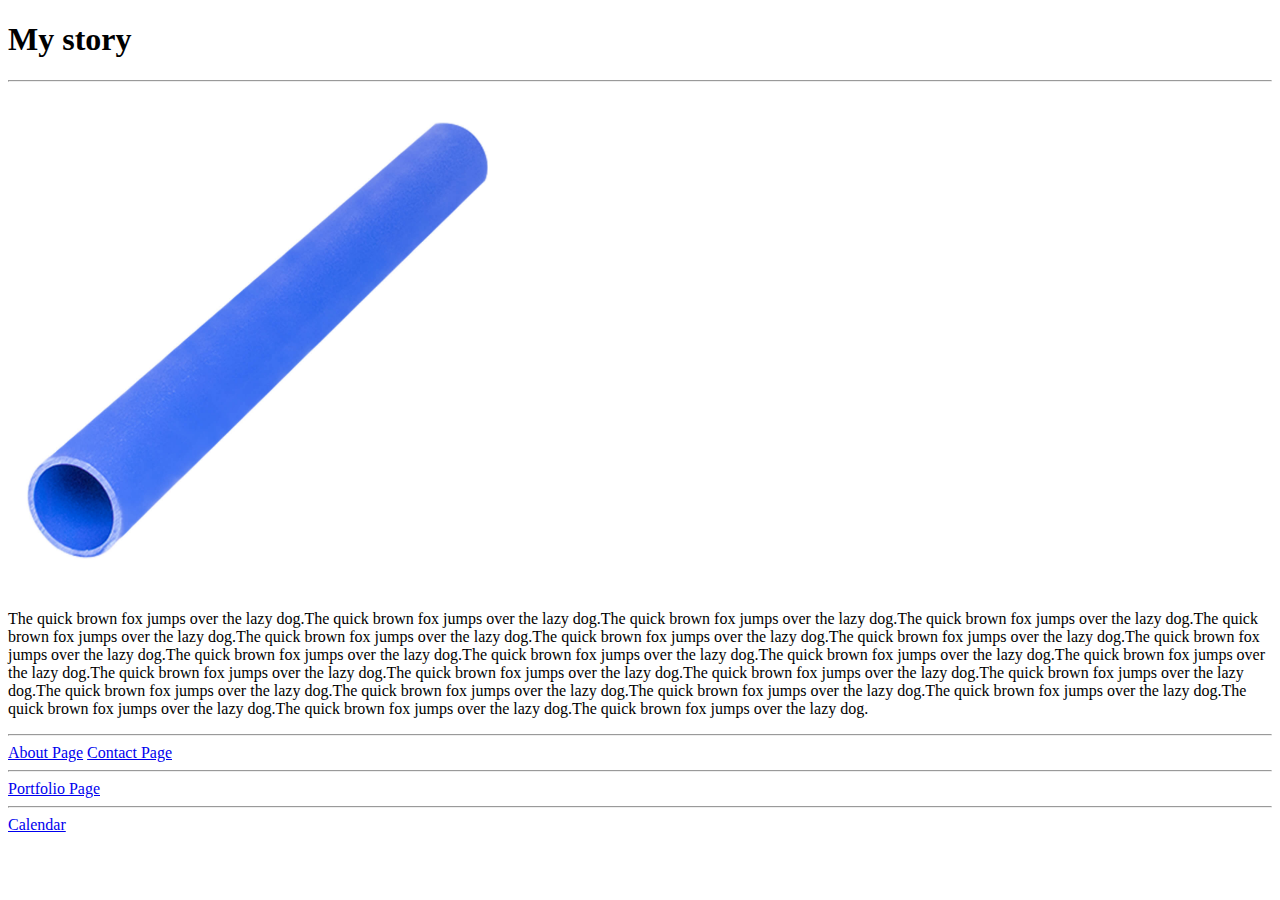
<file: index.html>
<!DOCTYPE html>
<html lang="en">
<head>
    <meta charset="UTF-8">
    <meta name="viewport" content="width=device-width, initial-scale=1.0">
    <title>My first Web Page</title>
</head>
<body>
    <h1>My story</h1>
    <hr/>
    <img src="images/pipe.jpg" width="500px"/>
        <p>The quick brown fox jumps over the lazy dog.The quick brown fox jumps over the lazy dog.The quick brown fox jumps over the lazy dog.The quick brown fox jumps over the lazy dog.The quick brown fox jumps over the lazy dog.The quick brown fox jumps over the lazy dog.The quick brown fox jumps over the lazy dog.The quick brown fox jumps over the lazy dog.The quick brown fox jumps over the lazy dog.The quick brown fox jumps over the lazy dog.The quick brown fox jumps over the lazy dog.The quick brown fox jumps over the lazy dog.The quick brown fox jumps over the lazy dog.The quick brown fox jumps over the lazy dog.The quick brown fox jumps over the lazy dog.The quick brown fox jumps over the lazy dog.The quick brown fox jumps over the lazy dog.The quick brown fox jumps over the lazy dog.The quick brown fox jumps over the lazy dog.The quick brown fox jumps over the lazy dog.The quick brown fox jumps over the lazy dog.The quick brown fox jumps over the lazy dog.The quick brown fox jumps over the lazy dog.The quick brown fox jumps over the lazy dog.</p>
    <hr/>
    <a href="about.html">About Page</a>
    <a href="contact.html">Contact Page</a>
    <hr/>
    <a href="pages/portfolio.html">Portfolio Page</a>
    <hr/>
    <a href="Calendar/birthmonth.html">Calendar</a>
</body>
</html>
</file>
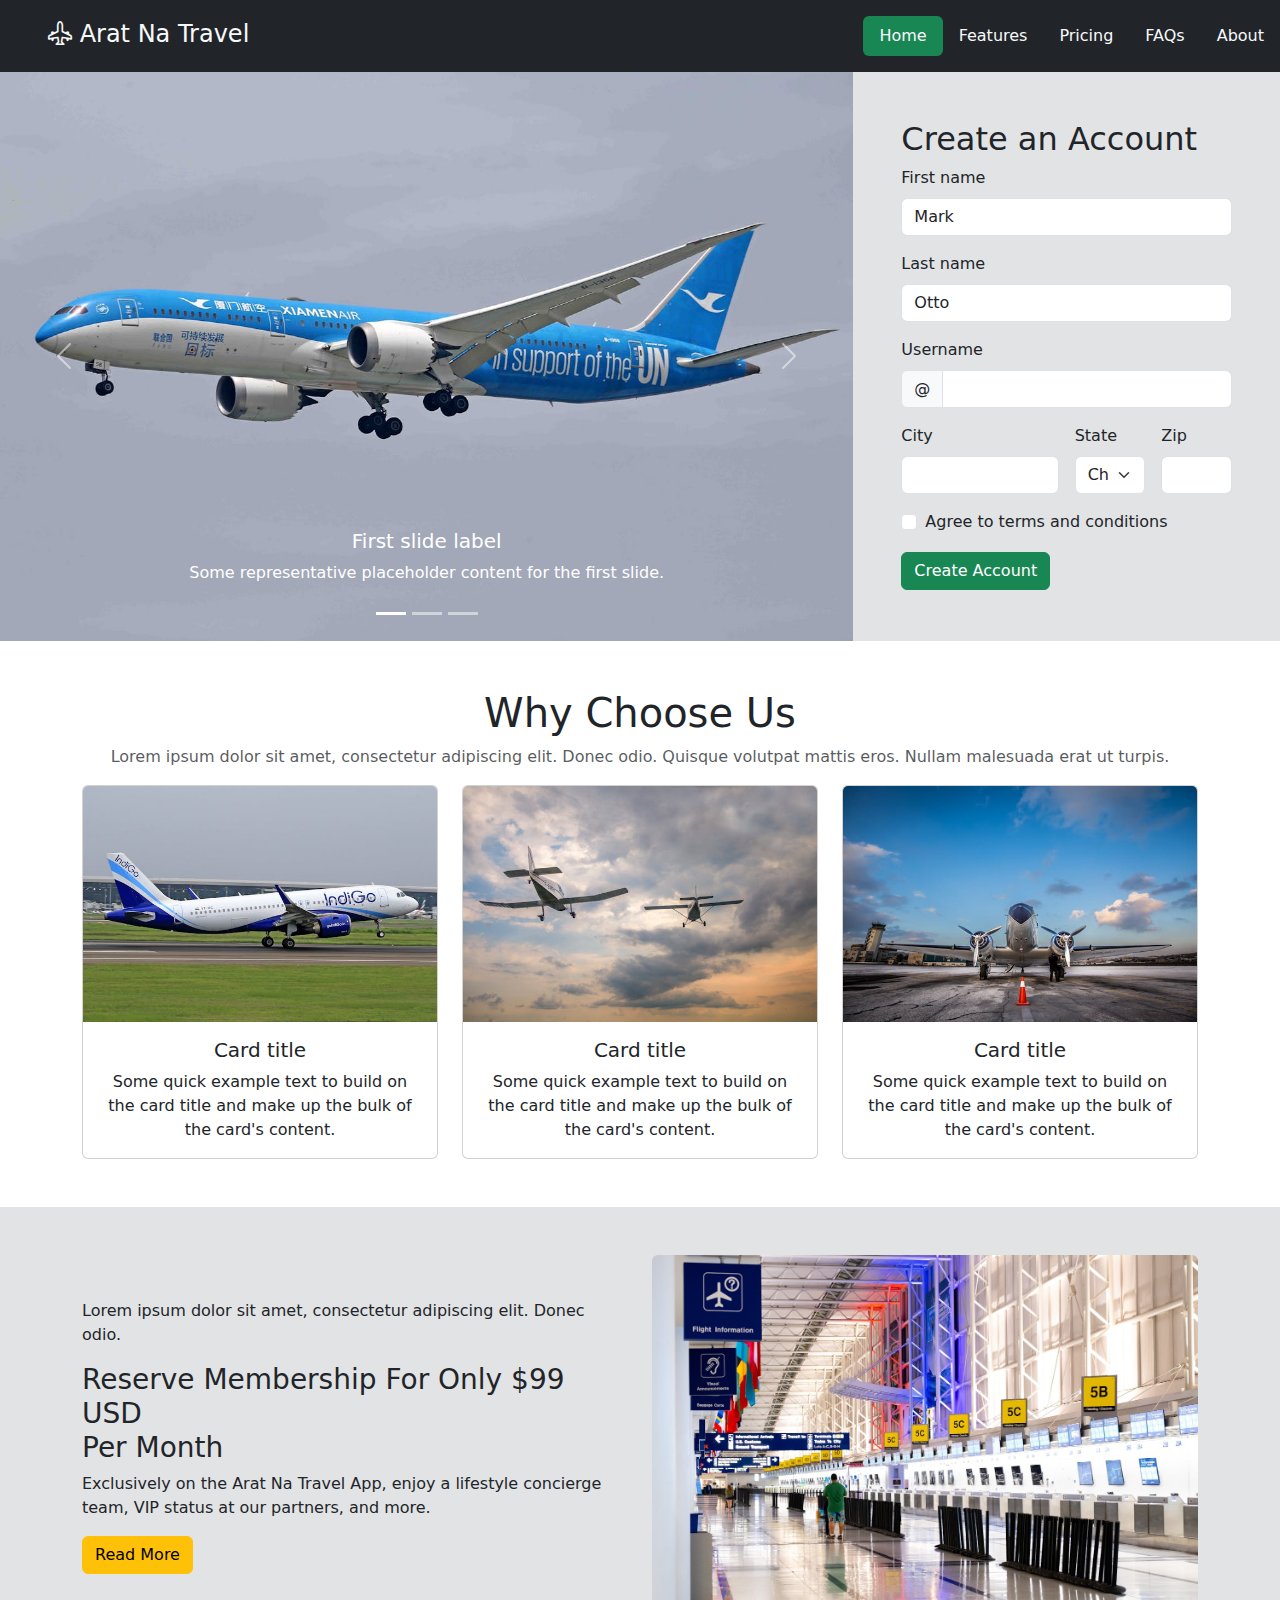
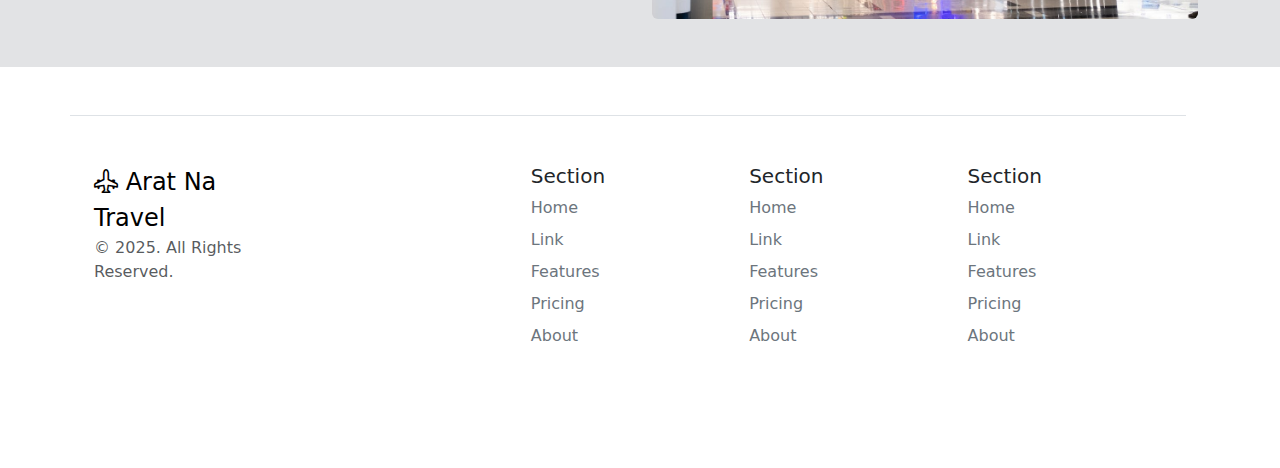
<file: sysfund-prelim-lab/index.html>
<!doctype html>
<html lang="en">
  <head>
    <meta charset="utf-8">
    <meta name="viewport" content="width=device-width, initial-scale=1">
    <title>Bootstrap demo</title>
    <link href="https://cdn.jsdelivr.net/npm/bootstrap@5.3.3/dist/css/bootstrap.min.css" rel="stylesheet" integrity="sha384-QWTKZyjpPEjISv5WaRU9OFeRpok6YctnYmDr5pNlyT2bRjXh0JMhjY6hW+ALEwIH" crossorigin="anonymous">
    <link rel="stylesheet" href="https://cdn.jsdelivr.net/npm/bootstrap-icons@1.11.3/font/bootstrap-icons.min.css">
  </head>
  <body>

  <section class="bg-dark">
      <div>
          <div class="d-flex justify-content-between py-3">
          <a href="#" class="link-light text-decoration-none fs-4 ps-5">
              <i class="bi bi-airplane-engines"></i> Arat Na Travel
          </a>
          <ul class="nav nav-pills">
              <li class="nav-item">
                  <a class="rounded nav-link link-light active text-bg-success" aria-current="page" href="#">Home</a>
                </li>
                <li class="nav-item">
                  <a class="nav-link link-light" href="#">Features</a>
                </li>
                <li class="nav-item">
                  <a class="nav-link link-light" href="#">Pricing</a>
              </li>
              <li class="nav-item">
                <a class="nav-link link-light" href="#">FAQs</a>
                </li>
              </li>
              <li class="nav-item">
                <a class="nav-link link-light" href="#">About</a>
              </li>
            </ul>
      </div>
  </section>
  
  <section class="container-fluid p-0">
    <div class="row g-0">
        <div class="col-8">
          <div id="carouselExampleCaptions" class="carousel slide">
            <div class="carousel-indicators">
              <button type="button" data-bs-target="#carouselExampleCaptions" data-bs-slide-to="0" class="active" aria-current="true" aria-label="Slide 1"></button>
              <button type="button" data-bs-target="#carouselExampleCaptions" data-bs-slide-to="1" aria-label="Slide 2"></button>
              <button type="button" data-bs-target="#carouselExampleCaptions" data-bs-slide-to="2" aria-label="Slide 3"></button>
            </div>
            <div class="carousel-inner">
              <div class="carousel-item active">
                <img src="images/pic1.jpg" class="d-block w-100" alt="...">
                <div class="carousel-caption d-none d-md-block">
                  <h5>First slide label</h5>
                  <p>Some representative placeholder content for the first slide.</p>
                </div>
              </div>
              <div class="carousel-item">
                <img src="images/pic2.jpg" class="d-block w-100" alt="...">
                <div class="carousel-caption d-none d-md-block">
                  <h5>Second slide label</h5>
                  <p>Some representative placeholder content for the second slide.</p>
                </div>
              </div>
              <div class="carousel-item">
                <img src="images/pic3.jpg" class="d-block w-100" alt="...">
                <div class="carousel-caption d-none d-md-block">
                  <h5>Third slide label</h5>
                  <p>Some representative placeholder content for the third slide.</p>
                </div>
              </div>
            </div>
            <button class="carousel-control-prev" type="button" data-bs-target="#carouselExampleCaptions" data-bs-slide="prev">
              <span class="carousel-control-prev-icon" aria-hidden="true"></span>
              <span class="visually-hidden">Previous</span>
            </button>
            <button class="carousel-control-next" type="button" data-bs-target="#carouselExampleCaptions" data-bs-slide="next">
              <span class="carousel-control-next-icon" aria-hidden="true"></span>
              <span class="visually-hidden">Next</span>
            </button>
          </div>
        </div>

        <div class="col-4 p-5 bg-secondary-subtle">
          <h2>Create an Account</h2>
          <form class="row g-3 needs-validation" novalidate>
            <div class="col-12">
              <label for="validationCustom01" class="form-label">First name</label>
              <input type="text" class="form-control" id="validationCustom01" value="Mark" required>
              <div class="valid-feedback">
                Looks good!
              </div>
            </div>
            <div class="col-12">
              <label for="validationCustom02" class="form-label">Last name</label>
              <input type="text" class="form-control" id="validationCustom02" value="Otto" required>
              <div class="valid-feedback">
                Looks good!
              </div>
            </div>
            <div class="col-12">
              <label for="validationCustomUsername" class="form-label">Username</label>
              <div class="input-group has-validation">
                <span class="input-group-text" id="inputGroupPrepend">@</span>
                <input type="text" class="form-control" id="validationCustomUsername" aria-describedby="inputGroupPrepend" required>
                <div class="invalid-feedback">
                  Please choose a username.
                </div>
              </div>
            </div>
            <div class="col-md-6">
              <label for="validationCustom03" class="form-label">City</label>
              <input type="text" class="form-control" id="validationCustom03" required>
              <div class="invalid-feedback">
                Please provide a valid city.
              </div>
            </div>
            <div class="col-md-3">
              <label for="validationCustom04" class="form-label">State</label>
              <select class="form-select" id="validationCustom04" required>
                <option selected disabled value="">Choose...</option>
                <option>...</option>
              </select>
              <div class="invalid-feedback">
                Please select a valid state.
              </div>
            </div>
            <div class="col-md-3">
              <label for="validationCustom05" class="form-label">Zip</label>
              <input type="text" class="form-control" id="validationCustom05" required>
              <div class="invalid-feedback">
                Please provide a valid zip.
              </div>
            </div>
            <div class="col-12">
              <div class="form-check">
                <input class="form-check-input" type="checkbox" value="" id="invalidCheck" required>
                <label class="form-check-label" for="invalidCheck">
                  Agree to terms and conditions
                </label>
                <div class="invalid-feedback">
                  You must agree before submitting.
                </div>
              </div>
            </div>
            <div class="col-12">
              <button class="btn btn-success" type="submit">Create Account</button>
            </div>
          </form>
        </div>
    </div>
  </section>

  <section class="p-5">
    <div class="container text-center">
      <h1>Why Choose Us</h1>
      <p class="text-muted">Lorem ipsum dolor sit amet, consectetur adipiscing elit. Donec odio. Quisque volutpat mattis eros. Nullam malesuada erat ut turpis.</p>
      <div class="row">
        <div class="col-md-4">
          <div class="card">
              <img src="images/pic5.jpg" class="card-img-top" alt="...">
              <div class="card-body">
                  <h5 class="card-title">Card title</h5>
                  <p class="card-text">Some quick example text to build on the card title and make up the bulk of the card's content.</p>
              </div>
          </div>
      </div>
      <div class="col-md-4">
          <div class="card">
              <img src="images/pic6.jpg" class="card-img-top" alt="...">
              <div class="card-body">
                  <h5 class="card-title">Card title</h5>
                  <p class="card-text">Some quick example text to build on the card title and make up the bulk of the card's content.</p>
              </div>
          </div>
      </div>
      <div class="col-md-4">
          <div class="card">
              <img src="images/pic7.jpg" class="card-img-top" alt="...">
              <div class="card-body">
                  <h5 class="card-title">Card title</h5>
                  <p class="card-text">Some quick example text to build on the card title and make up the bulk of the card's content.</p>
              </div>
          </div>
      </div>
    </div>
  </section>

  <section class="py-5 bg-secondary-subtle">
    <div class="container">
        <div class="row align-items-center">
            <div class="col-md-6">
                <p>Lorem ipsum dolor sit amet, consectetur adipiscing elit. Donec odio.</p>
                <h3>Reserve Membership For Only $99 USD <br> Per Month</h3>
                <p>
                    Exclusively on the Arat Na Travel App, enjoy a lifestyle concierge <br>
                    team, VIP status at our partners, and more.
                </p>
                <a href="#" class="btn btn-warning">Read More</a>
            </div>
            <div class="col-md-6">
                <img src="images/pic4.jpg" class="img-fluid rounded" alt="Airport Lounge">
            </div>
        </div>
    </div>
  </section>

  <footer class="container">
  <footer class="container row row-cols-1 row-cols-sm-2 row-cols-md-5 py-5 my-5 border-top">
    <div class="col mb-3">
      <a href="#" class="d-flex align-items-center mb-3 mb-md-0 me-md-auto link-body-emphasis text-decoration-none link-dark"><span class="fs-4"><i class="bi bi-airplane-engines"></i> Arat Na Travel</span></a>
      <p class="text-body-secondary">© 2025. All Rights <br>Reserved.</p>
    </div>

    <div class="col mb-3">
    </div>

    <div class="col mb-3">
      <h5>Section</h5>
      <ul class="nav justify-content-center flex-column">
          <li class="nav-item">
            <a class="nav-link p-0 mb-2 link-secondary" aria-current="page" href="#">Home</a>
          </li>
          <li class="nav-item">
            <a class="nav-link p-0 mb-2 link-secondary" href="#">Link</a>
          </li>
          <li class="nav-item">
            <a class="nav-link p-0 mb-2 link-secondary" href="#">Features</a>
          </li>
          <li class="nav-item">
              <a class="nav-link p-0 mb-2 link-secondary" href="#">Pricing</a>
          </li>
          <li class="nav-item">
              <a class="nav-link p-0 mb-2 link-secondary" href="#">About</a>
          </li>
          
      </ul>
    </div>

    <div class="col mb-3">
      <h5>Section</h5>
      <ul class="nav justify-content-center flex-column">
          <li class="nav-item">
            <a class="nav-link p-0 mb-2 link-secondary" aria-current="page" href="#">Home</a>
          </li>
          <li class="nav-item">
            <a class="nav-link p-0 mb-2 link-secondary" href="#">Link</a>
          </li>
          <li class="nav-item">
            <a class="nav-link p-0 mb-2 link-secondary" href="#">Features</a>
          </li>
          <li class="nav-item">
              <a class="nav-link p-0 mb-2 link-secondary" href="#">Pricing</a>
          </li>
          <li class="nav-item">
              <a class="nav-link p-0 mb-2 link-secondary" href="#">About</a>
          </li>
          
      </ul>
    </div>

    <div class="col mb-3">
      <h5>Section</h5>
      <ul class="nav justify-content-center flex-column">
          <li class="nav-item">
            <a class="nav-link p-0 mb-2 link-secondary" aria-current="page" href="#">Home</a>
          </li>
          <li class="nav-item">
            <a class="nav-link p-0 mb-2 link-secondary" href="#">Link</a>
          </li>
          <li class="nav-item">
            <a class="nav-link p-0 mb-2 link-secondary" href="#">Features</a>
          </li>
          <li class="nav-item">
              <a class="nav-link p-0 mb-2 link-secondary" href="#">Pricing</a>
          </li>
          <li class="nav-item">
              <a class="nav-link p-0 mb-2 link-secondary" href="#">About</a>
          </li>
          
      </ul>
    </div>
  </footer>
  </footer>

    <script src="https://cdn.jsdelivr.net/npm/bootstrap@5.3.3/dist/js/bootstrap.bundle.min.js" integrity="sha384-YvpcrYf0tY3lHB60NNkmXc5s9fDVZLESaAA55NDzOxhy9GkcIdslK1eN7N6jIeHz" crossorigin="anonymous"></script>
  </body>
</html>
</file>
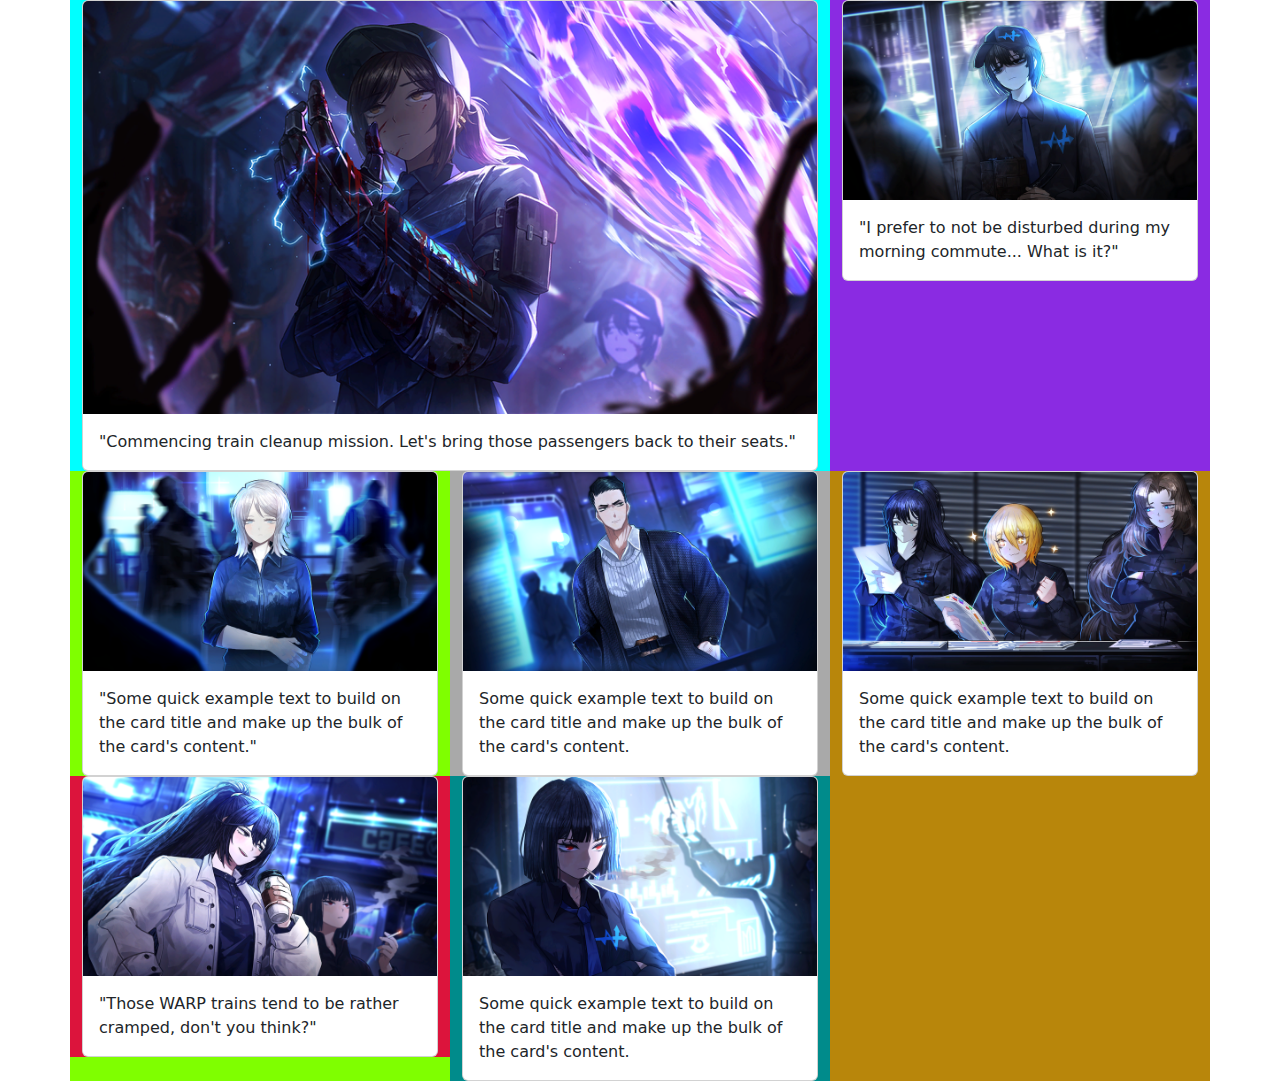
<file: week4/index.html>
<!doctype html>
<html lang="en">
  <head>
    <meta charset="utf-8">
    <meta name="viewport" content="width=device-width, initial-scale=1">
    <title>Bootstrap demo</title>
    <link href="https://cdn.jsdelivr.net/npm/bootstrap@5.3.3/dist/css/bootstrap.min.css" rel="stylesheet" integrity="sha384-QWTKZyjpPEjISv5WaRU9OFeRpok6YctnYmDr5pNlyT2bRjXh0JMhjY6hW+ALEwIH" crossorigin="anonymous">

    <link href="style.css" rel="stylesheet"/>
  </head>
  <body>

    <div class="container">
        <div class="row">
            <div class="col-8 box box1">
              <div class="card" style="width: auto;">
                <img src="images/outis.webp" class="card-img-top" alt="...">
                <div class="card-body">
                  <p class="card-text">"Commencing train cleanup mission. Let's bring those passengers back to their seats."</p>
                </div>
              </div>
            </div>
            <div class="col-4 box box2">
              <div class="card" style="width: auto;">
                <img src="images/sang.webp" class="card-img-top" alt="...">
                <div class="card-body">
                  <p class="card-text">"I prefer to not be disturbed during my morning commute... What is it?"</p>
                </div>
              </div>
            </div>
        </div>
        <div class="row">
            <div class="col-4 box box3">
              
              <div class="card" style="width: auto;">
                <img src="images/fau.webp" class="card-img-top" alt="...">
                <div class="card-body">
                  <p class="card-text">"Some quick example text to build on the card title and make up the bulk of the card's content."</p>
                </div>
              </div>  

                <div class="row">
                  <div class="col-12 box box4">
                    <div class="card" style="width: auto;">
                      <img src="images/hong.webp" class="card-img-top" alt="...">
                      <div class="card-body">
                        <p class="card-text">"Those WARP trains tend to be rather cramped, don't you think?"</p>
                      </div>
                    </div>
                  </div>
                </div>

            </div>

            <div class="col-4 box box5">
              
              <div class="card" style="width: auto;">
                <img src="images/mer.webp" class="card-img-top" alt="...">
                <div class="card-body">
                  <p class="card-text">Some quick example text to build on the card title and make up the bulk of the card's content.</p>
                </div>
              </div>

              <div class="row">
                <div class="col-12 box box6">
                  <div class="card" style="width: auto;">
                    <img src="images/ryo.webp" class="card-img-top" alt="...">
                    <div class="card-body">
                      <p class="card-text">Some quick example text to build on the card title and make up the bulk of the card's content.</p>
                    </div>
                  </div>
                </div>
              </div>

            </div>
            <div class="col-4 box box7">
              <div class="card" style="width: auto;">
                <img src="images/don.webp" class="card-img-top" alt="...">
                <div class="card-body">
                  <p class="card-text">Some quick example text to build on the card title and make up the bulk of the card's content.</p>
                </div>
              </div>
            </div>
        </div>
    </div>

    <script src="https://cdn.jsdelivr.net/npm/bootstrap@5.3.3/dist/js/bootstrap.bundle.min.js" integrity="sha384-YvpcrYf0tY3lHB60NNkmXc5s9fDVZLESaAA55NDzOxhy9GkcIdslK1eN7N6jIeHz" crossorigin="anonymous"></script>
  </body>
</html>
</file>
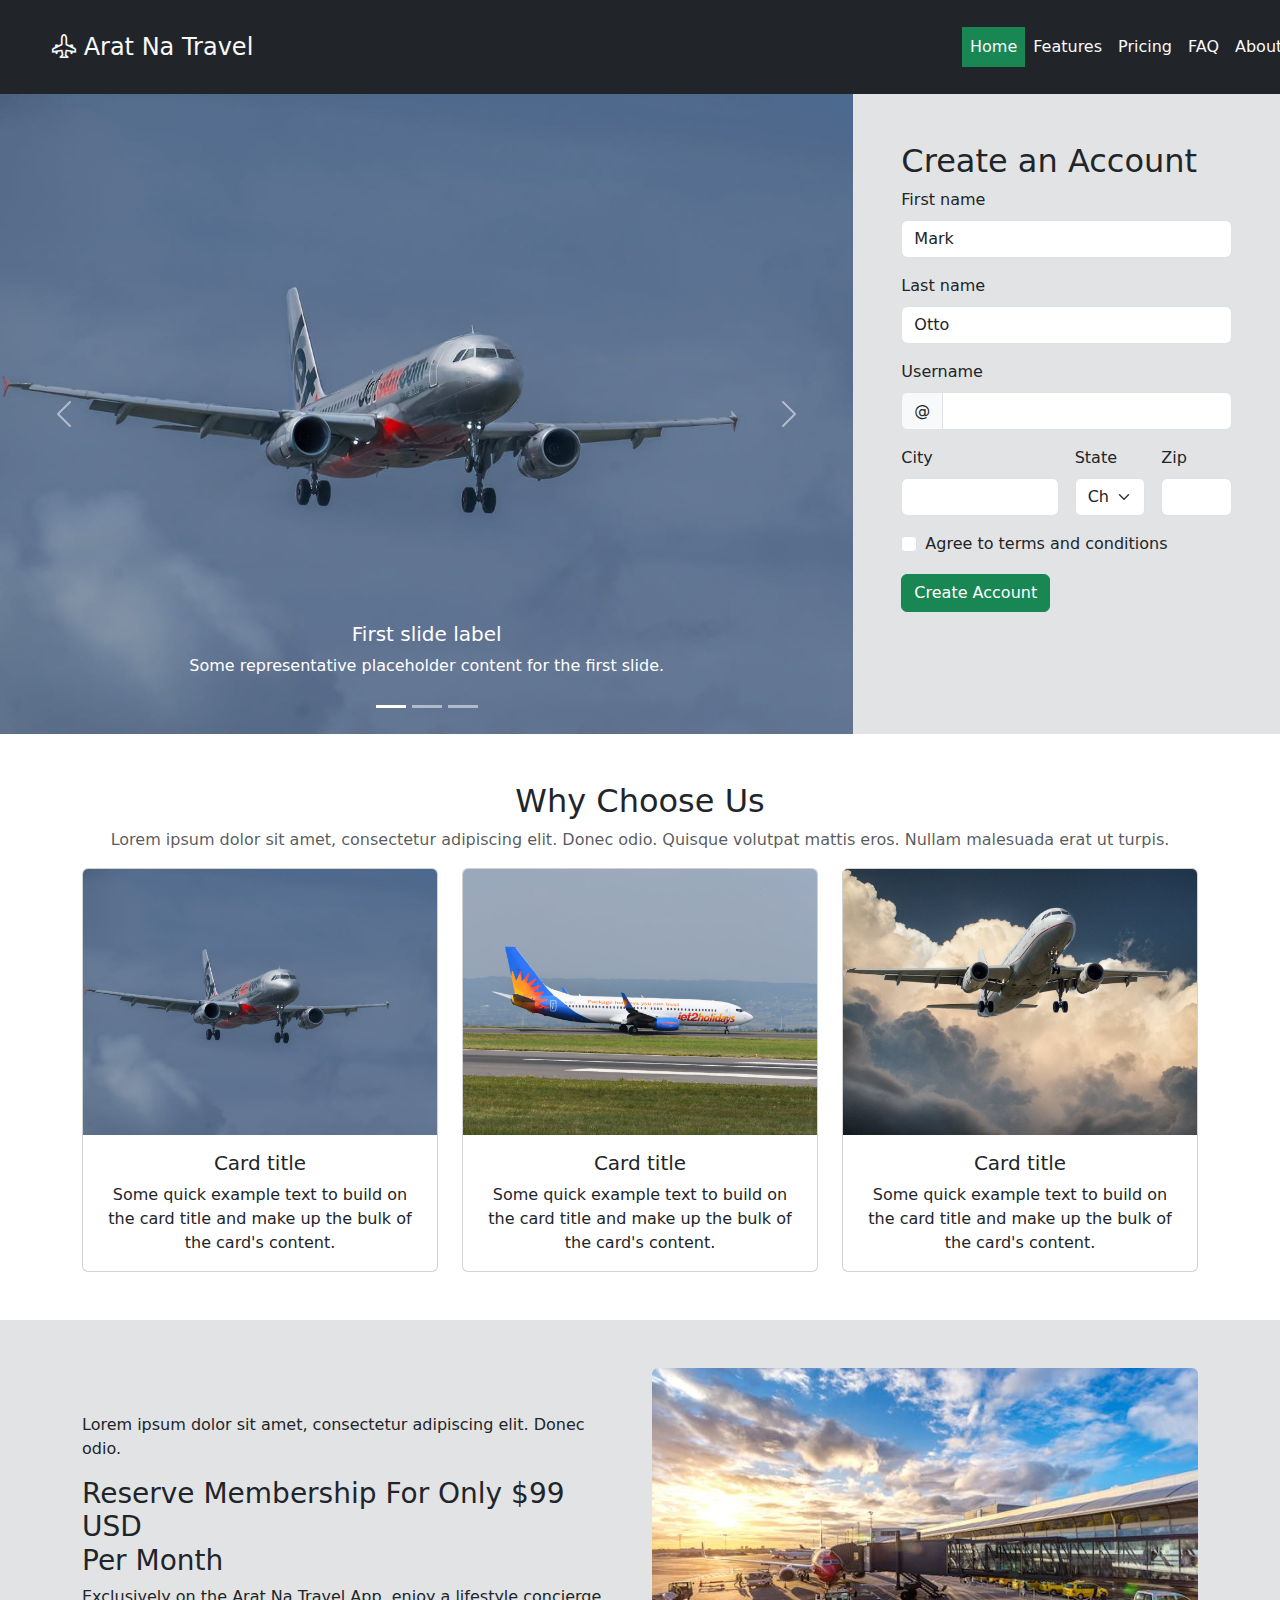
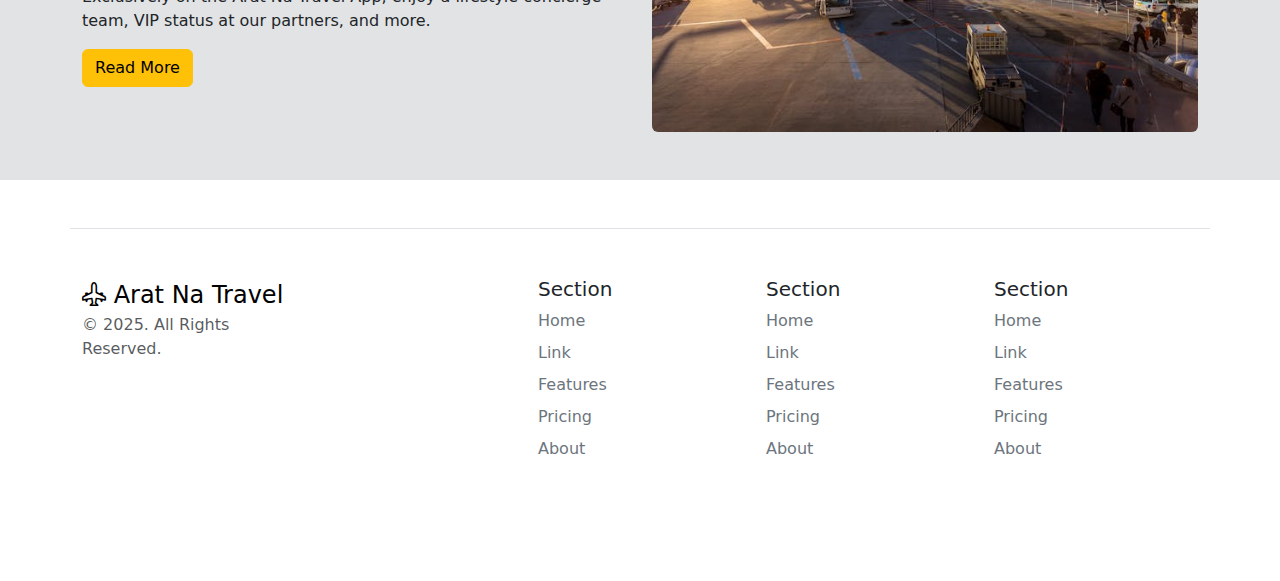
<file: week7/index.html>
<!doctype html>
<html lang="en">
  <head>
    <meta charset="utf-8">
    <meta name="viewport" content="width=device-width, initial-scale=1">
    <title>Bootstrap demo</title>
    <link href="https://cdn.jsdelivr.net/npm/bootstrap@5.3.3/dist/css/bootstrap.min.css" rel="stylesheet" integrity="sha384-QWTKZyjpPEjISv5WaRU9OFeRpok6YctnYmDr5pNlyT2bRjXh0JMhjY6hW+ALEwIH" crossorigin="anonymous">
    <link rel="stylesheet" href="https://cdn.jsdelivr.net/npm/bootstrap-icons@1.11.3/font/bootstrap-icons.min.css">
  </head>
  <body>
    
    <section class="bg-dark p-3">
        <nav class="navbar navbar-expand-lg">
            <div class="container-fluid d-flex justify-content-between">
                <a href="#" class="link-light text-decoration-none fs-4 ps-4 navbar-brand col-lg-8 col-xl-9"><i class="bi bi-airplane-engines"></i> Arat Na Travel</a>
                <button class="navbar-toggler" type="button" data-bs-toggle="collapse" data-bs-target="#navbarTogglerDemo02" aria-controls="navbarTogglerDemo02" aria-expanded="false" aria-label="Toggle navigation">
                    <span class="navbar-toggler-icon bg-primary"></span>
                  </button>

                  <div class="collapse navbar-collapse" id="navbarTogglerDemo02">
                    <ul class="navbar-nav me-auto mb-2 mb-lg-0">
                        <li class="nav-item">
                            <a class="nav-link active link-light text-bg-success" aria-current="page" href="#">Home</a>
                        </li>
                        <li class="nav-item">
                            <a class="nav-link link-light" href="#">Features</a>
                        </li>
                        <li class="nav-item">
                            <a class="nav-link link-light" href="#">Pricing</a>
                        </li>
                        <li class="nav-item">
                            <a class="nav-link link-light" href="#">FAQ</a>
                        </li>
                        <li class="nav-item">
                            <a class="nav-link link-light" href="#">About</a>
                        </li>
                    </ul>
                </div>    
            </div>
        </nav>
    </section>

    <section class="container-fluid p-0">
      <div class="row g-0">
          <div class="col-12 col-md-12 col-xl-8">
            <div id="carouselExampleCaptions" class="carousel slide">
              <div class="carousel-indicators">
                <button type="button" data-bs-target="#carouselExampleCaptions" data-bs-slide-to="0" class="active" aria-current="true" aria-label="Slide 1"></button>
                <button type="button" data-bs-target="#carouselExampleCaptions" data-bs-slide-to="1" aria-label="Slide 2"></button>
                <button type="button" data-bs-target="#carouselExampleCaptions" data-bs-slide-to="2" aria-label="Slide 3"></button>
              </div>
              <div class="carousel-inner">
                <div class="carousel-item active">
                  <img src="images/pic1.jpg" class="d-block w-100" alt="...">
                  <div class="carousel-caption d-none d-md-block">
                    <h5>First slide label</h5>
                    <p>Some representative placeholder content for the first slide.</p>
                  </div>
                </div>
                <div class="carousel-item">
                  <img src="images/pic2.jpg" class="d-block w-100" alt="...">
                  <div class="carousel-caption d-none d-md-block">
                    <h5>Second slide label</h5>
                    <p>Some representative placeholder content for the second slide.</p>
                  </div>
                </div>
                <div class="carousel-item">
                  <img src="images/pic3.jpg" class="d-block w-100" alt="...">
                  <div class="carousel-caption d-none d-md-block">
                    <h5>Third slide label</h5>
                    <p>Some representative placeholder content for the third slide.</p>
                  </div>
                </div>
              </div>
              <button class="carousel-control-prev" type="button" data-bs-target="#carouselExampleCaptions" data-bs-slide="prev">
                <span class="carousel-control-prev-icon" aria-hidden="true"></span>
                <span class="visually-hidden">Previous</span>
              </button>
              <button class="carousel-control-next" type="button" data-bs-target="#carouselExampleCaptions" data-bs-slide="next">
                <span class="carousel-control-next-icon" aria-hidden="true"></span>
                <span class="visually-hidden">Next</span>
              </button>
            </div>
          </div>

          <div class="col-12 col-md-12 col-xl-4 p-5 bg-secondary-subtle">
            <h2>Create an Account</h2>
            <form class="row g-3 needs-validation" novalidate>
              <div class="col-12">
                <label for="validationCustom01" class="form-label">First name</label>
                <input type="text" class="form-control" id="validationCustom01" value="Mark" required>
                <div class="valid-feedback">
                  Looks good!
                </div>
              </div>
              <div class="col-12">
                <label for="validationCustom02" class="form-label">Last name</label>
                <input type="text" class="form-control" id="validationCustom02" value="Otto" required>
                <div class="valid-feedback">
                  Looks good!
                </div>
              </div>
              <div class="col-12">
                <label for="validationCustomUsername" class="form-label">Username</label>
                <div class="input-group has-validation">
                  <span class="input-group-text" id="inputGroupPrepend">@</span>
                  <input type="text" class="form-control" id="validationCustomUsername" aria-describedby="inputGroupPrepend" required>
                  <div class="invalid-feedback">
                    Please choose a username.
                  </div>
                </div>
              </div>
              <div class="col-md-6">
                <label for="validationCustom03" class="form-label">City</label>
                <input type="text" class="form-control" id="validationCustom03" required>
                <div class="invalid-feedback">
                  Please provide a valid city.
                </div>
              </div>
              <div class="col-md-3">
                <label for="validationCustom04" class="form-label">State</label>
                <select class="form-select" id="validationCustom04" required>
                  <option selected disabled value="">Choose...</option>
                  <option>...</option>
                </select>
                <div class="invalid-feedback">
                  Please select a valid state.
                </div>
              </div>
              <div class="col-md-3">
                <label for="validationCustom05" class="form-label">Zip</label>
                <input type="text" class="form-control" id="validationCustom05" required>
                <div class="invalid-feedback">
                  Please provide a valid zip.
                </div>
              </div>
              <div class="col-12">
                <div class="form-check">
                  <input class="form-check-input" type="checkbox" value="" id="invalidCheck" required>
                  <label class="form-check-label" for="invalidCheck">
                    Agree to terms and conditions
                  </label>
                  <div class="invalid-feedback">
                    You must agree before submitting.
                  </div>
                </div>
              </div>
              <div class="col-12">
                <button class="btn btn-success" type="submit">Create Account</button>
              </div>
            </form>
          </div>
      </div>
    </section>  

    <section class="why-choose-us py-5">
      <div class="container text-center">
          <h2>Why Choose Us</h2>
          <p class="text-muted">Lorem ipsum dolor sit amet, consectetur adipiscing elit. Donec odio. Quisque volutpat mattis eros. Nullam malesuada erat ut turpis.</p>
          <div class="row">
              <div class="col-12 col-md-6 col-xl-4">
                  <div class="card">
                      <img src="images/pic1.jpg" class="card-img-top" alt="...">
                      <div class="card-body">
                          <h5 class="card-title">Card title</h5>
                          <p class="card-text">Some quick example text to build on the card title and make up the bulk of the card's content.</p>
                      </div>
                  </div>
              </div>
              <div class="col-12 col-md-6 col-xl-4">
                  <div class="card">
                      <img src="images/pic2.jpg" class="card-img-top" alt="...">
                      <div class="card-body">
                          <h5 class="card-title">Card title</h5>
                          <p class="card-text">Some quick example text to build on the card title and make up the bulk of the card's content.</p>
                      </div>
                  </div>
              </div>
              <div class="col-12 col-md-12 col-xl-4">
                  <div class="card">
                      <img src="images/pic3.jpg" class="card-img-top" alt="...">
                      <div class="card-body">
                          <h5 class="card-title">Card title</h5>
                          <p class="card-text">Some quick example text to build on the card title and make up the bulk of the card's content.</p>
                      </div>
                  </div>
              </div>
          </div>
      </div>
    </section>
  
    <section class="reserve-membership py-5 bg-secondary-subtle">
      <div class="container">
          <div class="row align-items-center">
              <div class="col-md-6">
                  <p>Lorem ipsum dolor sit amet, consectetur adipiscing elit. Donec odio.</p>
                  <h3>Reserve Membership For Only $99 USD <br> Per Month</h3>
                  <p>
                      Exclusively on the Arat Na Travel App, enjoy a lifestyle concierge <br>
                      team, VIP status at our partners, and more.
                  </p>
                  <a href="#" class="btn btn-warning">Read More</a>
              </div>
              <div class="col-md-6">
                  <img src="images/pic4.jpg" class="img-fluid rounded" alt="Airport Lounge">
              </div>
          </div>
      </div>
    </section>

    <footer class="container">
    <footer class="row row-cols-1 row-cols-sm-2 row-cols-md-5 py-5 my-5 border-top">
      <div class="col mb-3">
        <a href="#" class="d-flex align-items-center mb-3 mb-md-0 me-md-auto link-body-emphasis text-decoration-none link-dark"><span class="fs-4"><i class="bi bi-airplane-engines"></i> Arat Na Travel</span></a>
        <p class="text-body-secondary">© 2025. All Rights Reserved.</p>
      </div>
  
      <div class="col mb-3">
      </div>
  
      <div class="col mb-3">
        <h5>Section</h5>
        <ul class="nav justify-content-center flex-column">
            <li class="nav-item">
              <a class="nav-link p-0 mb-2 link-secondary" aria-current="page" href="#">Home</a>
            </li>
            <li class="nav-item">
              <a class="nav-link p-0 mb-2 link-secondary" href="#">Link</a>
            </li>
            <li class="nav-item">
              <a class="nav-link p-0 mb-2 link-secondary" href="#">Features</a>
            </li>
            <li class="nav-item">
                <a class="nav-link p-0 mb-2 link-secondary" href="#">Pricing</a>
            </li>
            <li class="nav-item">
                <a class="nav-link p-0 mb-2 link-secondary" href="#">About</a>
            </li>
            
        </ul>
      </div>

      <div class="col mb-3">
        <h5>Section</h5>
        <ul class="nav justify-content-center flex-column">
            <li class="nav-item">
              <a class="nav-link p-0 mb-2 link-secondary" aria-current="page" href="#">Home</a>
            </li>
            <li class="nav-item">
              <a class="nav-link p-0 mb-2 link-secondary" href="#">Link</a>
            </li>
            <li class="nav-item">
              <a class="nav-link p-0 mb-2 link-secondary" href="#">Features</a>
            </li>
            <li class="nav-item">
                <a class="nav-link p-0 mb-2 link-secondary" href="#">Pricing</a>
            </li>
            <li class="nav-item">
                <a class="nav-link p-0 mb-2 link-secondary" href="#">About</a>
            </li>
            
        </ul>
      </div>
      <div class="col mb-3">
        <h5>Section</h5>
        <ul class="nav justify-content-center flex-column">
            <li class="nav-item">
              <a class="nav-link p-0 mb-2 link-secondary" aria-current="page" href="#">Home</a>
            </li>
            <li class="nav-item">
              <a class="nav-link p-0 mb-2 link-secondary" href="#">Link</a>
            </li>
            <li class="nav-item">
              <a class="nav-link p-0 mb-2 link-secondary" href="#">Features</a>
            </li>
            <li class="nav-item">
                <a class="nav-link p-0 mb-2 link-secondary" href="#">Pricing</a>
            </li>
            <li class="nav-item">
                <a class="nav-link p-0 mb-2 link-secondary" href="#">About</a>
            </li>
            
        </ul>
      </div>
    </footer>
    </footer>

    <script src="https://cdn.jsdelivr.net/npm/bootstrap@5.3.3/dist/js/bootstrap.bundle.min.js" integrity="sha384-YvpcrYf0tY3lHB60NNkmXc5s9fDVZLESaAA55NDzOxhy9GkcIdslK1eN7N6jIeHz" crossorigin="anonymous"></script>
  </body>
</html>
</file>
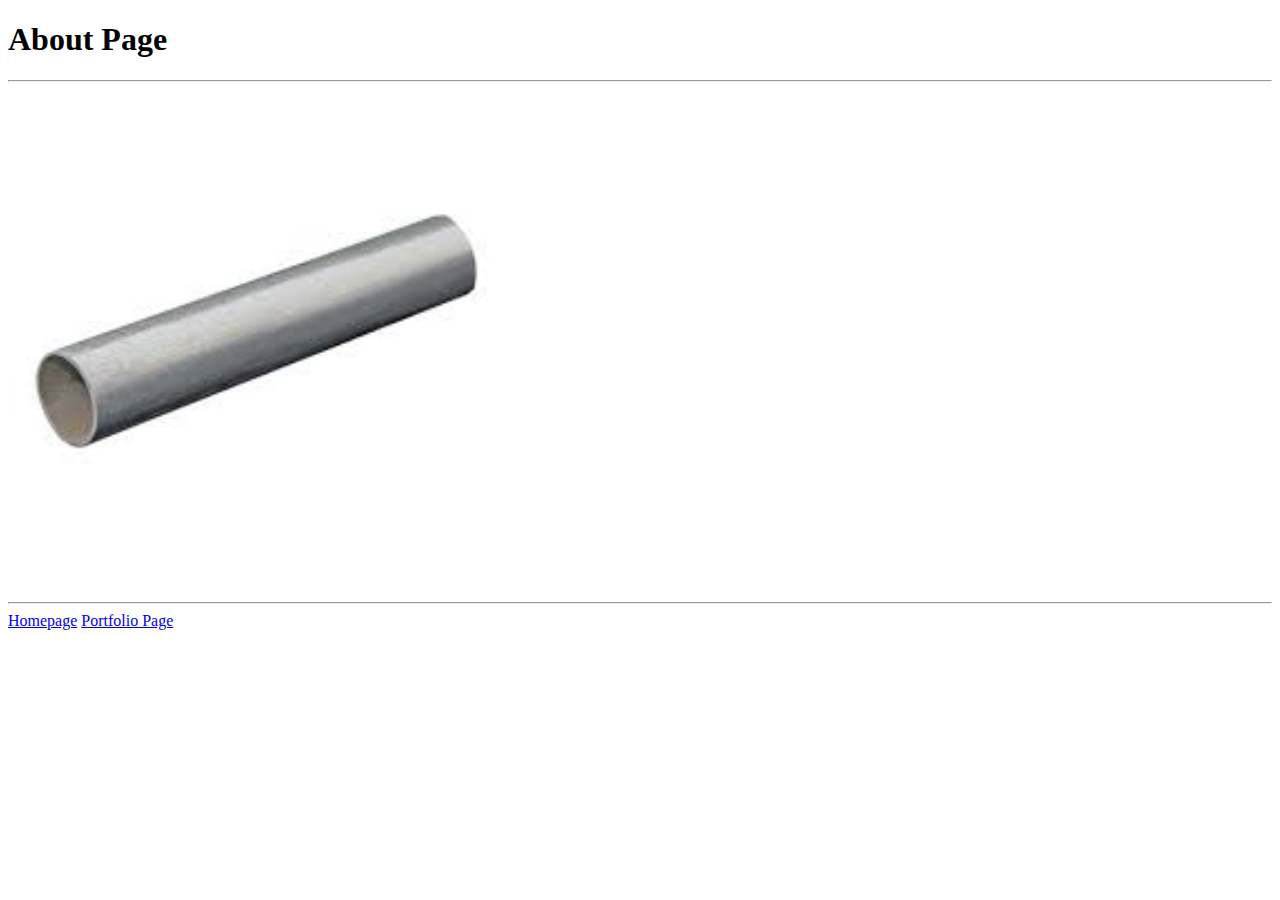
<file: about.html>
<!DOCTYPE html>
<html lang="en">
<head>
    <meta charset="UTF-8">
    <meta name="viewport" content="width=device-width, initial-scale=1.0">
    <title>about</title>
</head>
<body>
    <h1>About Page</h1>
    <hr/>
    <img src="images/pipe2.jpg" width="500px"/>
    <hr/>
    <a href="index.html">Homepage</a>
    <a href="pages/portfolio.html">Portfolio Page</a>
</body>
</html>
</file>
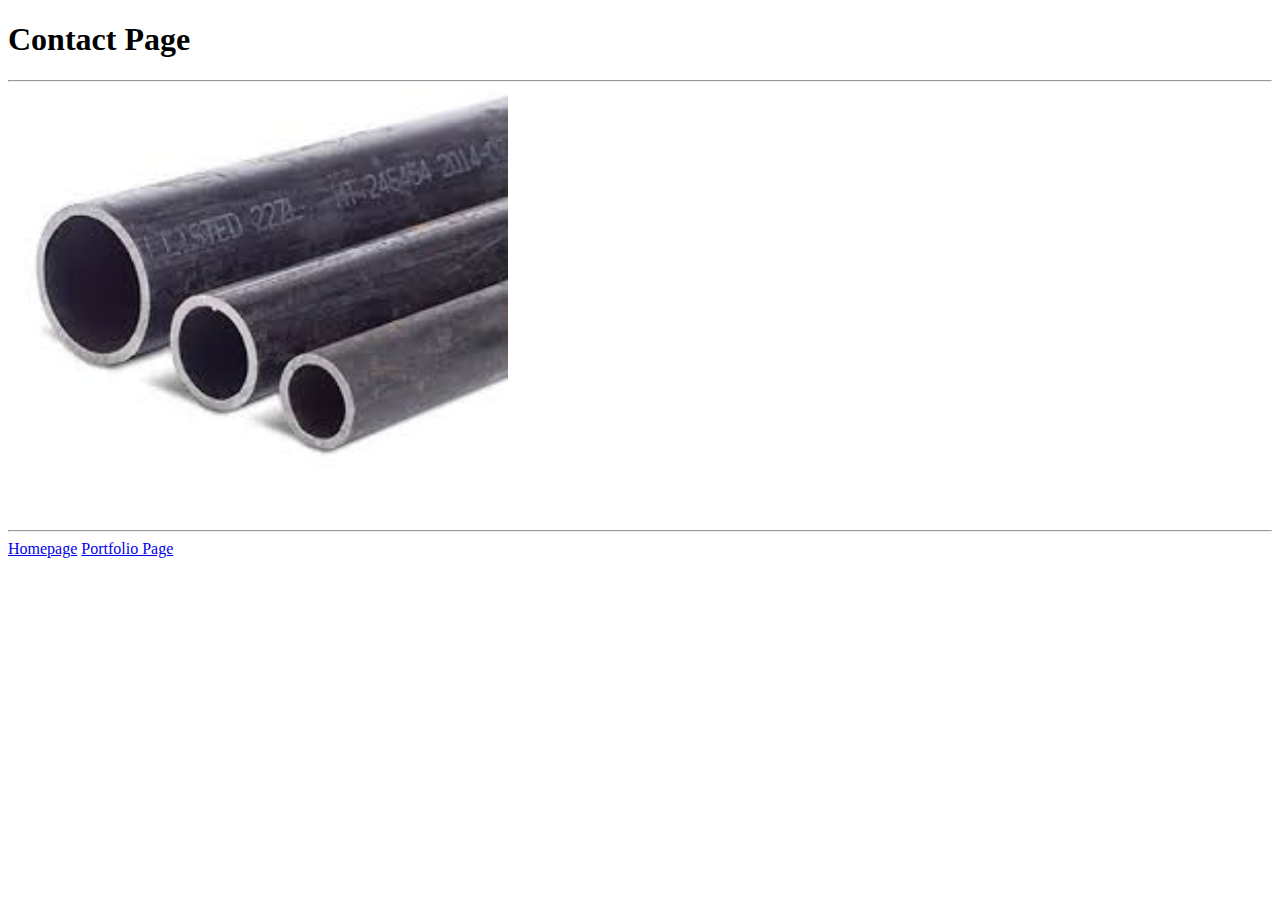
<file: contact.html>
<!DOCTYPE html>
<html lang="en">
<head>
    <meta charset="UTF-8">
    <meta name="viewport" content="width=device-width, initial-scale=1.0">
    <title>contact</title>
</head>
<body>
    <h1>Contact Page</h1>
    <hr/>
    <img src="images/pipe3.jpg" width="500px"/>
    <hr/>
    <a href="index.html">Homepage</a>
    <a href="pages/portfolio.html">Portfolio Page</a>
</body>
</html>
</file>
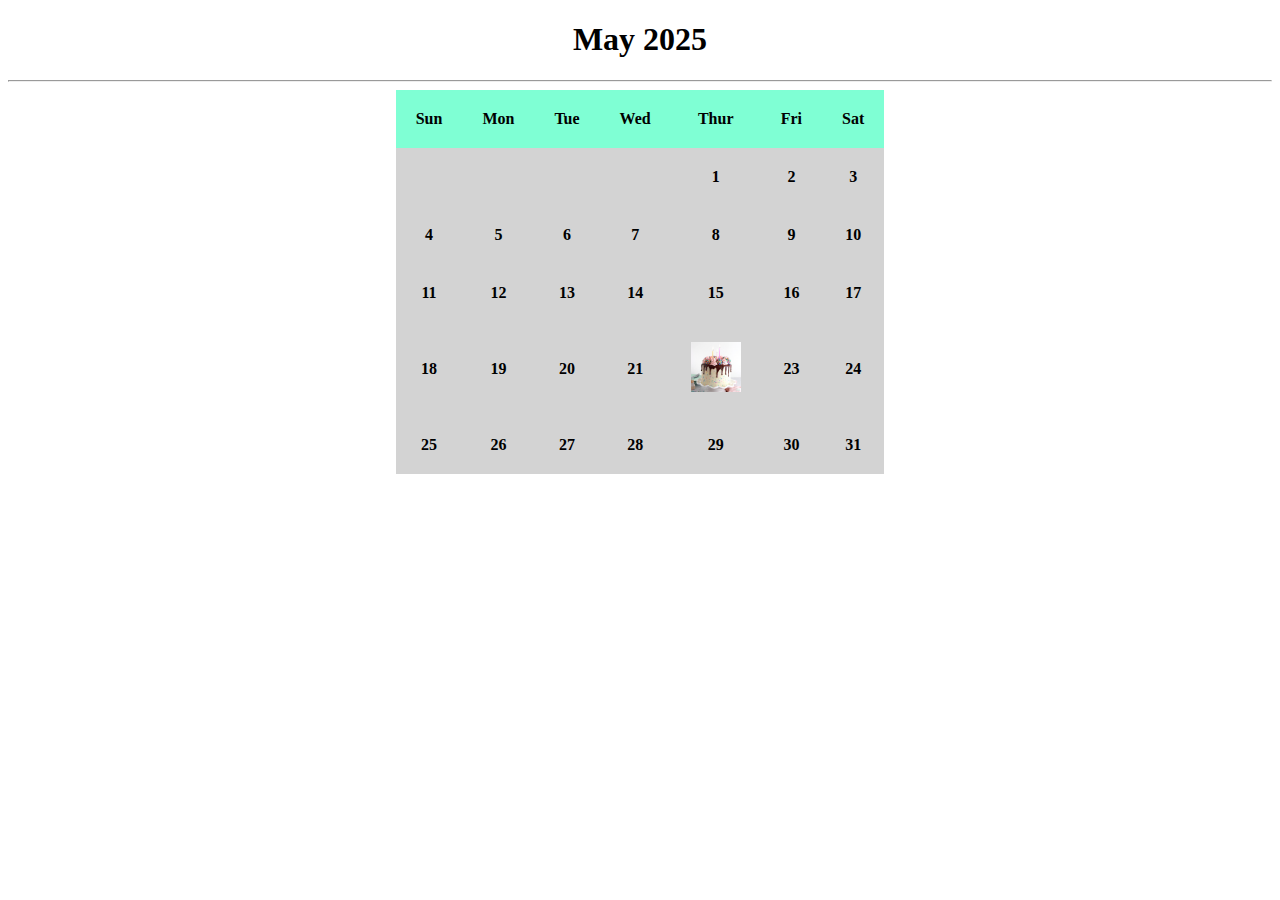
<file: Calendar/birthmonth.html>
<!DOCTYPE html>
<html lang="en">
<head>
    <meta charset="UTF-8">
    <meta name="viewport" content="width=device-width, initial-scale=1.0">
    <title>Calendar</title>
</head>
    <style>
        table {
            border-collapse: collapse;
            background-color: lightgray;
            color: black;
        }
        th, td{
            text-align: center;
            font-weight: bold;
        }
    </style>
<body>
    <h1 align="center">May 2025</h2>
        <hr/>
        <table align="center" cellspacing="20" cellpadding="20">
            <thead>
                <tr>
                    <th style="background-color: aquamarine;">Sun</th>
                    <th style="background-color: aquamarine;">Mon</th>
                    <th style="background-color: aquamarine;">Tue</th>
                    <th style="background-color: aquamarine;">Wed</th>
                    <th style="background-color: aquamarine;">Thur</th>
                    <th style="background-color: aquamarine;">Fri</th>
                    <th style="background-color: aquamarine;">Sat</th>
                </tr>
            </thead>
            <tbody>
                <tr>
                    <td> </td>
                    <td> </td>
                    <td> </td>
                    <td> </td>
                    <td>1</td>
                    <td>2</td>
                    <td>3</td>
                </tr>
                <tr></tr>
                <tr>
                    <td>4</td>
                    <td>5</td>
                    <td>6</td>
                    <td>7</td>
                    <td>8</td>
                    <td>9</td>
                    <td>10</td>
                </tr>
                <tr></tr>
                <tr>
                    <td>11</td>
                    <td>12</td>
                    <td>13</td>
                    <td>14</td>
                    <td>15</td>
                    <td>16</td>
                    <td>17</td>
                </tr>
                <tr></tr>
                <tr>
                    <td>18</td>
                    <td>19</td>
                    <td>20</td>
                    <td>21</td>
                    <td><img src="cake.jpeg" width="50px" height="50px"></td>
                    <td>23</td>
                    <td>24</td>
                </tr>
                <tr></tr>
                <tr>
                    <td>25</td>
                    <td>26</td>
                    <td>27</td>
                    <td>28</td>
                    <td>29</td>
                    <td>30</td>
                    <td>31</td>
                </tr>
            </tbody>
        </table>
</body>
</html>
</file>
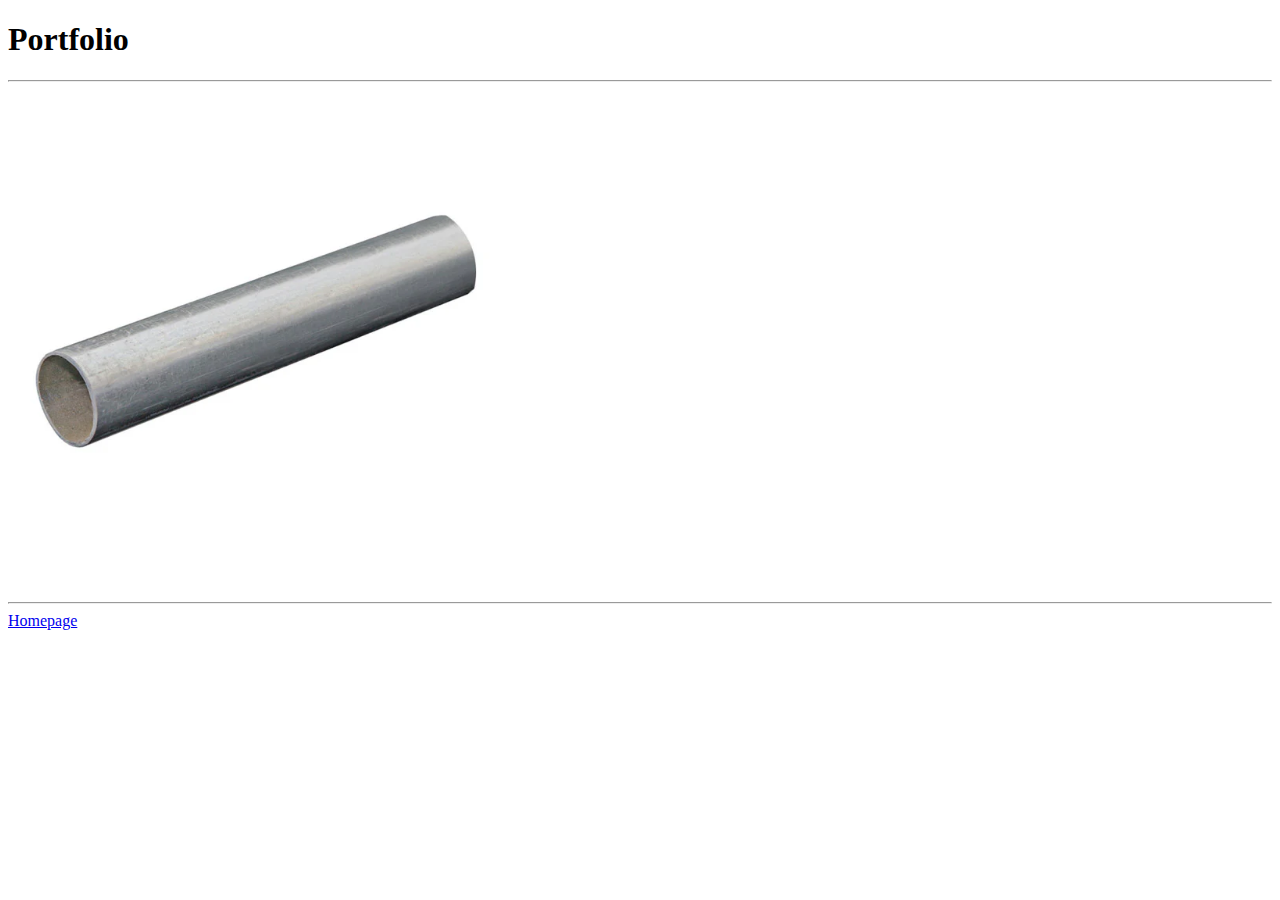
<file: pages/portfolio.html>
<!DOCTYPE html>
<html lang="en">
<head>
    <meta charset="UTF-8">
    <meta name="viewport" content="width=device-width, initial-scale=1.0">
    <title>Portfolio Page</title>
</head>
<body>
    <h1>Portfolio</h1>
    <hr/>
        <img src="../images/pipe4.webp" width="500px"/>
    <hr/>
        <a href="../index.html">Homepage</a>    
</body>
</html>
</file>
<file: week4/style.css>
.box1{
    background-color: aqua;
}

.box2{
    background-color: blueviolet;
}

.box3{
    background-color: chartreuse;
}

.box4{
    background-color: crimson;
}

.box5{
    background-color: darkgrey;
}

.box6{
    background-color:darkcyan;
}

.box7{
    background-color: darkgoldenrod;
}
</file>
